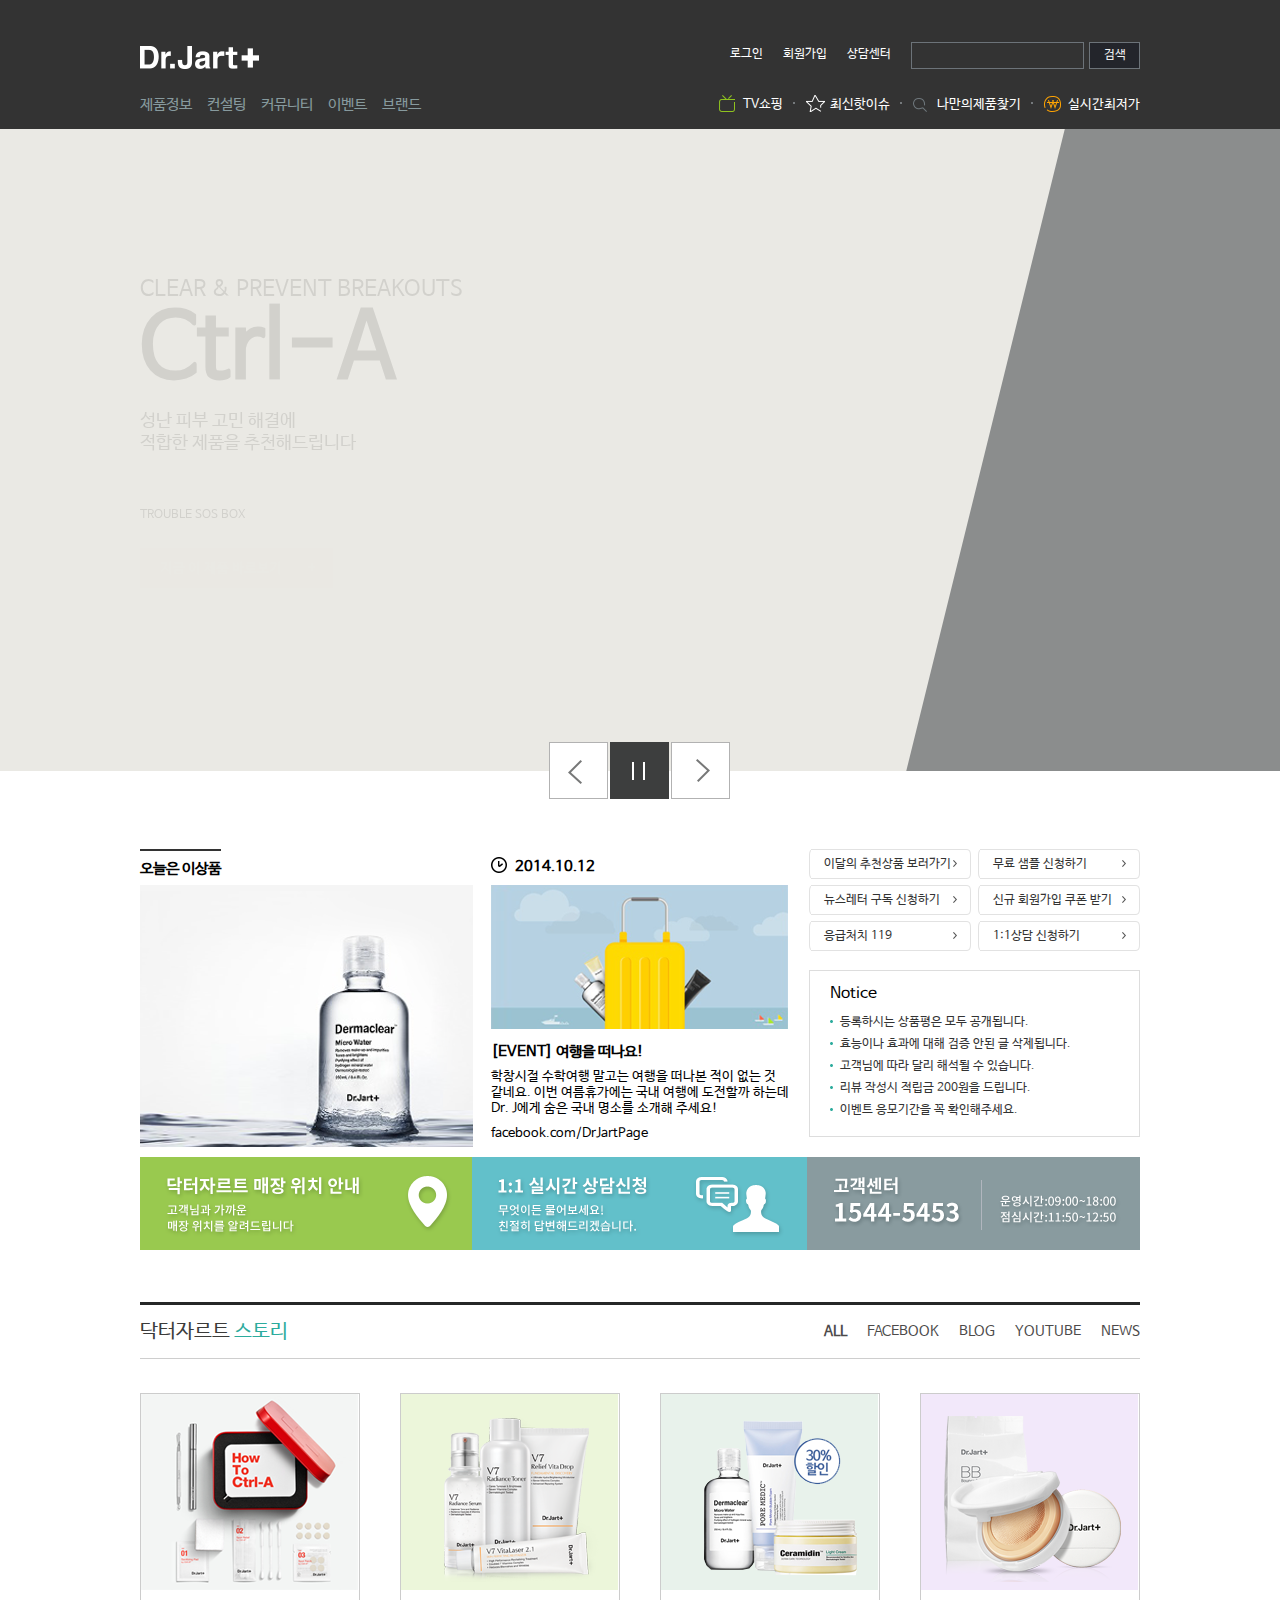
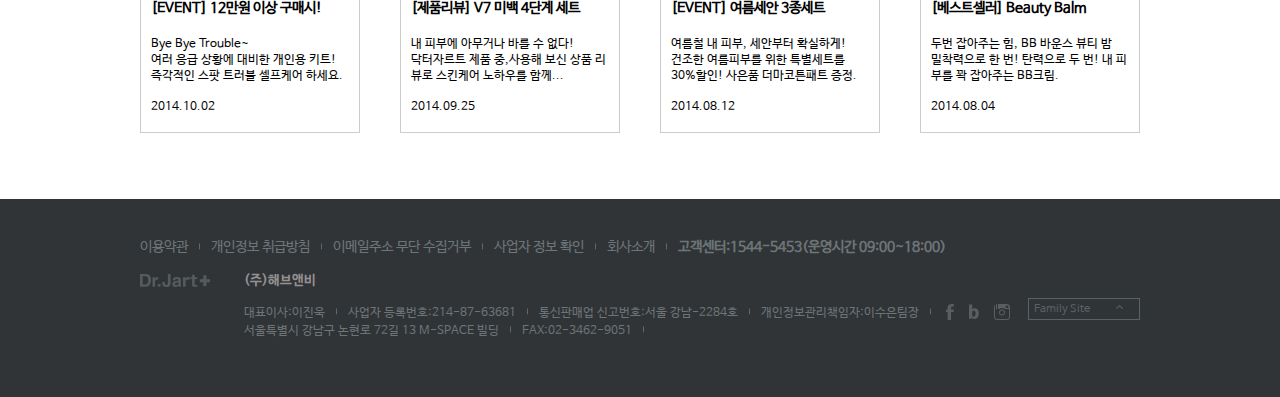
<file: index.html>
<!DOCTYPE html PUBLIC "-//W3C//DTD XHTML 1.0 Transitional//EN" "http://www.w3.org/TR/xhtml1/DTD/xhtml1-transitional.dtd">
<html xmlns="http://www.w3.org/1999/xhtml">
<head>
<meta http-equiv="Content-Type" content="text/html; charset=utf-8" />
<title>닥터자르트</title>
<link href="css/reset.css" rel="stylesheet" type="text/css" />
<link href="css/layout.css" rel="stylesheet" type="text/css" />
<script type="text/javascript" src="js/jquery-1.9.1.min.js"></script>
<script type="text/javascript" src="js/jquery.slides.js"></script>
<script type="text/javascript" src="js/script.js"></script>
</head>

<body>

<div class="header"><!--header-->
	<div class="inner_header">
		<h1><a href="#"><img src="images/common/header/logo.png"alt="로고" /></a></h1>
               
<ul class="toplink">         
   		    	<li><a href="#">로그인</a></li>
          	  	<li><a href="#">회원가입</a></li>
            	<li><a href="#">상담센터</a></li>
           	  	<li class="search"><input type="text" name="" /><a href="#">검색</a></li>
            </ul>
        
   		  <ul class="topmenu">          	
        		<li class="menu01"><!-- menu01 start -->
                	<a href="sub01.html">제품정보</a>
                    <div class="sub">
                    	<div class="inner_sub">
                        	<div class="box01">
                            	<div class="title_box">
                            		<div class="txt01">제품정보</div>
                              		<div class="txt02">자극적이지 않은<br />닥터자르트의 제품을<br />만나보세요</div>
                           		</div>
                            </div>
                            <div class="box02">
                            	<ul class="product">
                            		<li><a href="#"><img src="images/common/header/product01.png"alt="제품1" /><span>컨트롤에이</span></a></li>
                            		<li><a href="#"><img src="images/common/header/product02.png"alt="제품2" /><span>세라마이딘</span></a></li>
                            		<li><a href="#"><img src="images/common/header/product03.png"alt="제품3" /><span>셀웨이크</span></a></li>
                          			<li><a href="#"><img src="images/common/header/product04.png"alt="제품4" /><span>V7</span></a></li>
                           			<li><a href="#"><img src="images/common/header/product05.png"alt="제품5" /><span>포어메딕</span></a></li>
                           		</ul>
                            
                          </div>
                          <div class="box03">
                          	<ul class="bullet_list">
                            	<li><a href="#"><strong>New Arrivals</strong>신제품</a></li>
                            	<li><a href="#"><strong>by Solution</strong>피부 타입별</a></li>
                            	<li><a href="#"><strong>by Item</strong>제품 아이템별</a></li>
                            	<li><a href="#"><strong>by Lines</strong>제품 라인별</a></li>
                            	<li><a href="#"><strong>Best Seller</strong>베스트셀러</a></li>
                            </ul>
                          </div>
                        </div>
                    </div>
                </li><!-- menu01 end -->
                
                
          	  	<li class="menu02"><!-- menu02 start -->
                	<a href="sub02.html">컨설팅</a>
                    <div class="sub">
                    	<div class="inner_sub">
                        	<div class="box01">
                       	  	<a href="#">나만의 제품 찾기</a> 
                          	<p><a href="#"><img src="images/common/header/consulting_again.png" alt="제품다시찾기" /></a></p>
                            </div>
                            
                            <div class="box02"><!-- box02 start -->
                            	<div class="b_01"><a href="#">제품군</a>
                                <ul>	
                                	<li>스킨케어</li>
                                    <li>메이크업</li>
                                    <li>모공케어</li>
                                    <li>바디케어</li>
                                  	<li>보습케어</li> 
                                </ul>                                   
                                </div>
							  	<div class="b_02"><a href="#">피부타입</a>
								<ul>	
                                    <li>트러블피부</li>
                                    <li>건성피부</li>
                                    <li>민감성피부</li>
                                    <li>지성피부</li>
                                    <li>안티에이징</li> 
                                    <li>화이트닝</li> 
                                </ul> 
                           		</div>
                                <div class="b_03"><a href="#">라인별</a>
								<ul>	
                                    <li>컨트롤에이</li>
                                    <li>세라마이딘</li>
                                    <li>V7</li>
                                    <li>셀웨이크</li>
                                    <li>포어메딕</li> 
									<li>모이스트</li> 
                                    <li>포맨</li> 
                                    <li>아쿠아</li> 
                                </ul>                                 
                                </div>
                                <div class="b_04"><a href="#">제품유형별</a>
								<ul>	
                                    <li>토너</li>
                                    <li>에멀전</li>
                                    <li>클렌징</li>
                                    <li>선크림</li>
                                    <li>메이크업</li> 
									<li>BB크림</li> 
                                    <li>수분크림</li> 
                                    <li>마스크팩</li>
                                    <li>스크럽/필링</li> 
                                    <li>립/아이</li> 
                                </ul>                           
                                </div>
                       	  </div><!-- box02 end -->
                                
					<div class="box03">
						총 <span>39개</span>의 제품을 찾았습니다
                    </div>
                            
                    <div class="box04"><!-- box04 start -->
                        <div><a href="#"><img src="images/common/header/consulting_01.png" alt="제품1" /></a></div>
                        <div><a href="#"><img src="images/common/header/consulting_02.png" alt="제품2" /></a></div>
                        <div><a href="#"><img src="images/common/header/consulting_03.png" alt="제품3" /></a></div>
                        <div><a href="#"><img src="images/common/header/consulting_04.png" alt="제품4" /></a></div>
                        <div class="end"><a href="#"><img src="images/common/header/consulting_05.png" alt="제품5" /></a></div>
					</div><!-- box04 end -->
                    
					<div class="box05"><!-- box05 start -->
                        	<a href="#"><img src="images/common/header/consulting_pre.png" alt="이전" /></a>
                        <a href="#"><img src="images/common/header/consulting_btn_01.png" alt="1페이지" /></a>
                        <a href="#"><img src="images/common/header/consulting_btn_02.png" alt="2페이지" /></a>
                        <a href="#"><img src="images/common/header/consulting_btn_03.png" alt="3페이지" /></a>
                        <a href="#"><img src="images/common/header/consulting_btn_04.png" alt="4페이지" /></a>
                        <a href="#"><img src="images/common/header/consulting_btn_05.png" alt="5페이지" /></a>
                        <a href="#"><img src="images/common/header/consulting_next.png" alt="다음" /></a>
                        </div><!-- box05 end -->
					</div><!-- inner_sub end -->
				</div><!-- sub end -->
                </li><!-- menu02 end -->
                
                
            	<li class="menu03"><!-- menu03 start -->
                	<a href="#">커뮤니티</a>
                    <div class="sub">
                    	<div class="inner_sub">
                        	<div class="box01">
								<div class="title_box">
                            		<div class="txt01">커뮤니티</div>
                              		<div class="txt02">최신 뉴스와 사용해보신<br />
                                    상품에 대한 피부 관리 노하우를<br />함께 나누어 보세요.</div>
                           		</div>
                            </div>
                            <div class="box02">
                                <ul>
                                    <li class="title"><p>닥터자르트 소식</p><a href="#">+ 더보기</a></li>
                                    <li><a href="#">[DR. NOTE] 새로운 얼굴로 세라마이딘이 찾아...</a></li>
                                    <li><a href="#">[DR. NOTE] 포어메딕 더마 앳 홈 필링키트</a></li>
                                    <li><a href="#">[EVENT] 퍼스트세럼 세라마이딘 리퀴드가 만나...</a></li>
                                    <li><a href="#">[DR.JART FRIDAY] 워터파크</a></li>
                                </ul>                            
                            </div>
                            <div class="box03">
                                <ul>
                                    <li class="title"><p>제품 리뷰</p><a href="#">+ 더보기</a></li>
                                    <li><a href="#">[포토리뷰] 과다 피지를 케어하는 더마 모공 마스크</a></li>
                                    <li><a href="#">[포토리뷰] 더마클리어 마이크로 클렌징 워터</a></li>
                                    <li><a href="#">[일반리뷰] 셀웨이크 포어 디미니셔 샘플 신청!</a></li>
                                    <li><a href="#">[일반리뷰] 컨트롤에이 스피디 클리어 세럼</a></li>
                                </ul>                            
                            </div>
                            <div class="box04">box04</div>                           
                        </div>
                    </div>
                </li><!-- menu03 end -->
                
                
            	<li class="menu04"><!-- menu04 start -->
                	<a href="#">이벤트</a>
                    <div class="sub">
                    	<div class="inner_sub">
                        	<div class="box01">
                            	<div class="title_box">
                            		<div class="txt01">이벤트</div>
                              		<div class="txt02">쇼핑에 필요한 이벤트<br />정보와 뉴스를 신속하게<br />전해드립니다.</div>
                           		</div>
							</div>
                            
                            <div class="box02">
                            	<ul>
                                    <li class="title"><a href="#">현재 진행중인 이벤트<span>+ 당첨자 보러 가기</span></a></li>
                                    <p><img src="images/common/header/event01.png"alt="이벤트1" /></p>
                                    <p><img src="images/common/header/event02.png"alt="이벤트2" /></p>
                                    <p><img src="images/common/header/event03.png"alt="이벤트3" /></p>
                                    <p><img src="images/common/header/event04.png"alt="이벤트4" /></p>
                                    <p><img src="images/common/header/event05.png"alt="이벤트5" /></p>
                                    <p><img src="images/common/header/event06.png"alt="이벤트6" /></p>   
                                </ul>                         
							</div>
                            <div class="box03">
								<ul>
                                    <li class="title"><a href="#">신규가입 이벤트</a></li>
                                    <p><img src="images/common/header/event07.png"alt="이벤트7" /></p>
                                    <p><img src="images/common/header/event08.png"alt="이벤트8" /></p>                                    
                                </ul>                                                     
							</div><!-- box03 end -->
                        </div>
                    </div>
                </li><!-- menu04 end -->
                
          	 	<li class="menu05"><!-- menu05 start -->
                	<a href="#">브랜드</a>
                    <div class="sub">
                    	<div class="inner_sub"></div>
                    </div>
                </li><!-- menu05 end -->    
       	 	</ul>    

 		 <ul class="right_link">
       	   <li class="link01"><a href="#">TV쇼핑</a></li>
            <li class="link02"><a href="#">최신핫이슈</a></li>
            <li class="link03"><a href="#">나만의제품찾기</a></li> 
            <li class="link04"><a href="#">실시간최저가</a></li> 
</ul>   
	</div>
</div><!--header end-->
    





    
<div class="visual"><!-- visual start -->
	<div id="slides">
		<div class="list01"><!-- list01 start -->
			<div class="inner_visual">
				<ul class="main_text">
					<li class="text01"><a href="#">CLEAR & PREVENT BREAKOUTS</a></li>
					<li class="text02"><a href="#">Ctrl-A</a></li>
					<li class="text03"><a href="#">성난 피부 고민 해결에<br />적합한 제품을 추천해드립니다</a></li>
					<li class="text04"><a href="#">TROUBLE SOS BOX</a></li> 
				</ul>
                                
				<div class="product"><img src="images/main/product_01.png"alt="제품1" /></div>
				<div class="go_bt"><img src="images/main/button_01.png"alt="바로가기1" /></div>
			</div><!-- inner_visual end -->
		</div><!-- list01 end -->
                        
		<div class="list02"><!-- list02 start -->
			<div class="inner_visual">
				<ul class="main_text">
					<li class="text01"><a href="#">LIMITED EDITION</a></li>
					<li class="text02"><a href="#">Ceramidin</a></li>
					<li class="text03"><a href="#">26시간 유지되는 수분증발차단제<br />
					초보습 세라마이딘 리미티드 출시!</a></li>
					<li class="text04"><a href="#">CERAMIDIN03-C</a></li> 
				</ul>
                                
				<div class="product"><img src="images/main/product_02.png"alt="제품2" /></div>
				<div class="go_bt"><img src="images/main/button_02.png"alt="바로가기2" /></div>
			</div><!-- inner_visual end -->
		</div><!-- list02 end -->                        
	</div><!-- slides end -->
    
    
						<script type="text/javascript">
						$(function() {
							$('#slides').slidesjs({
								play: {
								  active: true,
								  interval: 8000,
								  effect: "slide",
								  auto: true,
								  pauseOnHover: true,
								  restartDelay:8000
								},
								navigation: {
								  active: true,
								  effect: "slide"
								},
								pagination: {
								  active: true,
								  effect: "slide"
								},
								effect: {
								  fade: {
									speed: 1000
								  },
								  slide: {
									speed: 1200
								  }
								},
								callback: {
								  loaded: function(number) {
									starList();
								  },
								  start: function(number) {
									starList();
								  },
								  complete: function(number) {
								  }
								}
							});
						});
					</script>

</div><!-- visual end -->






<div class="contents"><!-- contents start -->
	<div class="contents01">
    	<div class="inner_box">
        	<div class="box01">
            	<div class="title"><p>오늘은 이상품</p></div>
                <div class="slide"><img src="images/main/contents01.png"alt="마이크로워터" /></div>
            </div>
            <div class="box02">
            	<div class="title">2014.10.12</div>
                <div class="thumb"><img src="images/main/contents02.png"alt="일러스트" /></div>
                <div class="txt01">[EVENT] 여행을 떠나요!</div>
                <div class="txt02">학창시절 수학여행 말고는 여행을 떠나본 적이 없는 것 같네요. 
                이번 여름휴가에는 국내 여행에 도전할까 하는데 Dr. J에게 숨은 국내 명소를 소개해 주세요!</div>
                <div class="txt03">facebook.com/DrJartPage</div>
            
            </div>
            <div class="box03">
            	<ul class="btn_list">
                	<li><a href="#">이달의 추천상품 보러가기</a></li>
                	<li><a href="#">무료 샘플 신청하기</a></li>
                	<li><a href="#">뉴스레터 구독 신청하기</a></li>
                	<li><a href="#">신규 회원가입 쿠폰 받기</a></li>
                	<li><a href="#">응급처치 119</a></li>
                	<li><a href="#">1:1상담 신청하기</a></li>
                </ul>
                <div class="board_box">
                    <div class="board_title">Notice</div>
                    <ul class="board_list">
                        <li><a href="#">등록하시는 상품평은 모두 공개됩니다.</a></li>
                        <li><a href="#">효능이나 효과에 대해 검증 안된 글 삭제됩니다.</a></li>
                        <li><a href="#">고객님에 따라 달리 해석될 수 있습니다.</a></li>
                        <li><a href="#">리뷰 작성시 적립금 200원을 드립니다.</a></li>
                        <li><a href="#">이벤트 응모기간을 꼭 확인해주세요.</a></li>
                    </ul>
                </div>
                
            </div>
        </div>
    </div><!-- contents01 end -->
    
    <div class="contents02">
    	<div class="inner_box">
        	<div class="box01"><a href="#"><img src="images/main/banner01.png"alt="배너1" /></a></div>
            <div class="box02"><a href="#"><img src="images/main/banner02.png"alt="배너2" /></a></div>
            <div class="box03"><a href="#"><img src="images/main/banner03.png"alt="배너3" /></a></div>
        </div>
    </div><!-- contents02 end -->
    
    <div class="contents03">
        	<div class="inner_box">닥터자르트 <span>스토리</span></div>
            <ul>
                <li class="first"><a href="#">ALL</a></li>
                <li><a href="#">FACEBOOK</a></li>
                <li><a href="#">BLOG</a></li>
                <li><a href="#">YOUTUBE</a></li>
                <li><a href="#">NEWS</a></li>
            </ul>    
    </div><!-- contents03 end -->
        
    <div class="contents04">
    	<div class="inner_box">
        	<div class="box01">
            	<div class="thumb"><img src="images/main/dr_story01.png"alt="제품1" /></div>
            	<div class="title">[EVENT] 12만원 이상 구매시!</div>                
                <div class="txt01">Bye Bye Trouble~<br />여러 응급 상황에 대비한 개인용 키트!
                즉각적인 스팟 트러블 셀프케어 하세요.</div>
                <div class="txt02">2014.10.02</div>                
            </div>
            <div class="box02">
            	<div class="thumb"><img src="images/main/dr_story02.png"alt="제품2" /></div>
            	<div class="title">[제품리뷰] V7 미백 4단계 세트</div>                
                <div class="txt01">내 피부에 아무거나 바를 수 없다!<br />
                닥터자르트 제품 중,사용해 보신 상품 리뷰로 스킨케어 노하우를 함께...</div>
                <div class="txt02">2014.09.25</div>          
            </div>
            <div class="box03">
            	<div class="thumb"><img src="images/main/dr_story03.png"alt="제품3" /></div>
            	<div class="title">[EVENT] 여름세안 3종세트</div>                
                <div class="txt01">여름철 내 피부, 세안부터 확실하게!<br />
                건조한 여름피부를 위한 특별세트를 30%할인! 사은품 더마코튼패트 증정.</div>
                <div class="txt02">2014.08.12</div>          
            </div>
            <div class="box04">
            	<div class="thumb"><img src="images/main/dr_story04.png"alt="제품4" /></div>
            	<div class="title">[베스트셀러] Beauty Balm</div>                
                <div class="txt01">두번 잡아주는 힘, BB 바운스 뷰티 밤<br />
                밀착력으로 한 번! 탄력으로 두 번! 내 피부를 꽉 잡아주는 BB크림.</div>
                <div class="txt02">2014.08.04</div>          
            </div>
        </div>
	</div><!-- contents04 end -->
</div><!-- contents end -->









<div class="footer"><!-- footer start -->
	<div class="inner_footer">
        <ul class="footer_link">
            <li><a href="#">이용약관</a></li>
            <li><a href="#">개인정보 취급방침</a></li>
            <li><a href="#">이메일주소 무단 수집거부</a></li>
            <li><a href="#">사업자 정보 확인</a></li>
            <li><a href="#">회사소개</a></li>
            <li class="end"><a href="#">고객센터:1544-5453(운영시간 09:00~18:00)</a></li>
        </ul>
        <div class="footer_bottom">
            <h2><img src="images/common/footer/footer_logo.png"alt="로고" /></h2> 
             
			<div class="com_txt">(주)해브앤비</div>
            <ul class="footer_list">
                <li>대표이사:이진욱</li>
                <li>사업자 등록번호:214-87-63681</li>
                <li>통신판매업 신고번호:서울 강남-2284호</li>
                <li>개인정보관리책임자:이수은팀장</li>
                <li>서울특별시 강남구 논현로 72길 13 M-SPACE 빌딩</li>
                <li>FAX:02-3462-9051</li>
            </ul> 
            <ul class="sns">
                <li><img src="images/common/footer/facebook.png"alt="facebook" /></li>
                <li><img src="images/common/footer/blog.png"alt="blog" /></li>
                <li><img src="images/common/footer/instargram.png"alt="instargram" /></li>
        	</ul>
            
            <div class="familysite">            	
            	<ul class="list">
                	<li><a href="#">DTRT</a></li>
                    <li><a href="#">Golbal Dr.Jart+</a></li>
                    <li><a href="#">VISIT OUR US SITE</a></li>                   
                </ul>
					<a href="#">Family Site</a>
            </div>
        </div>
  	</div>	
</div><!-- footer end -->




</body>
</html>
</file>
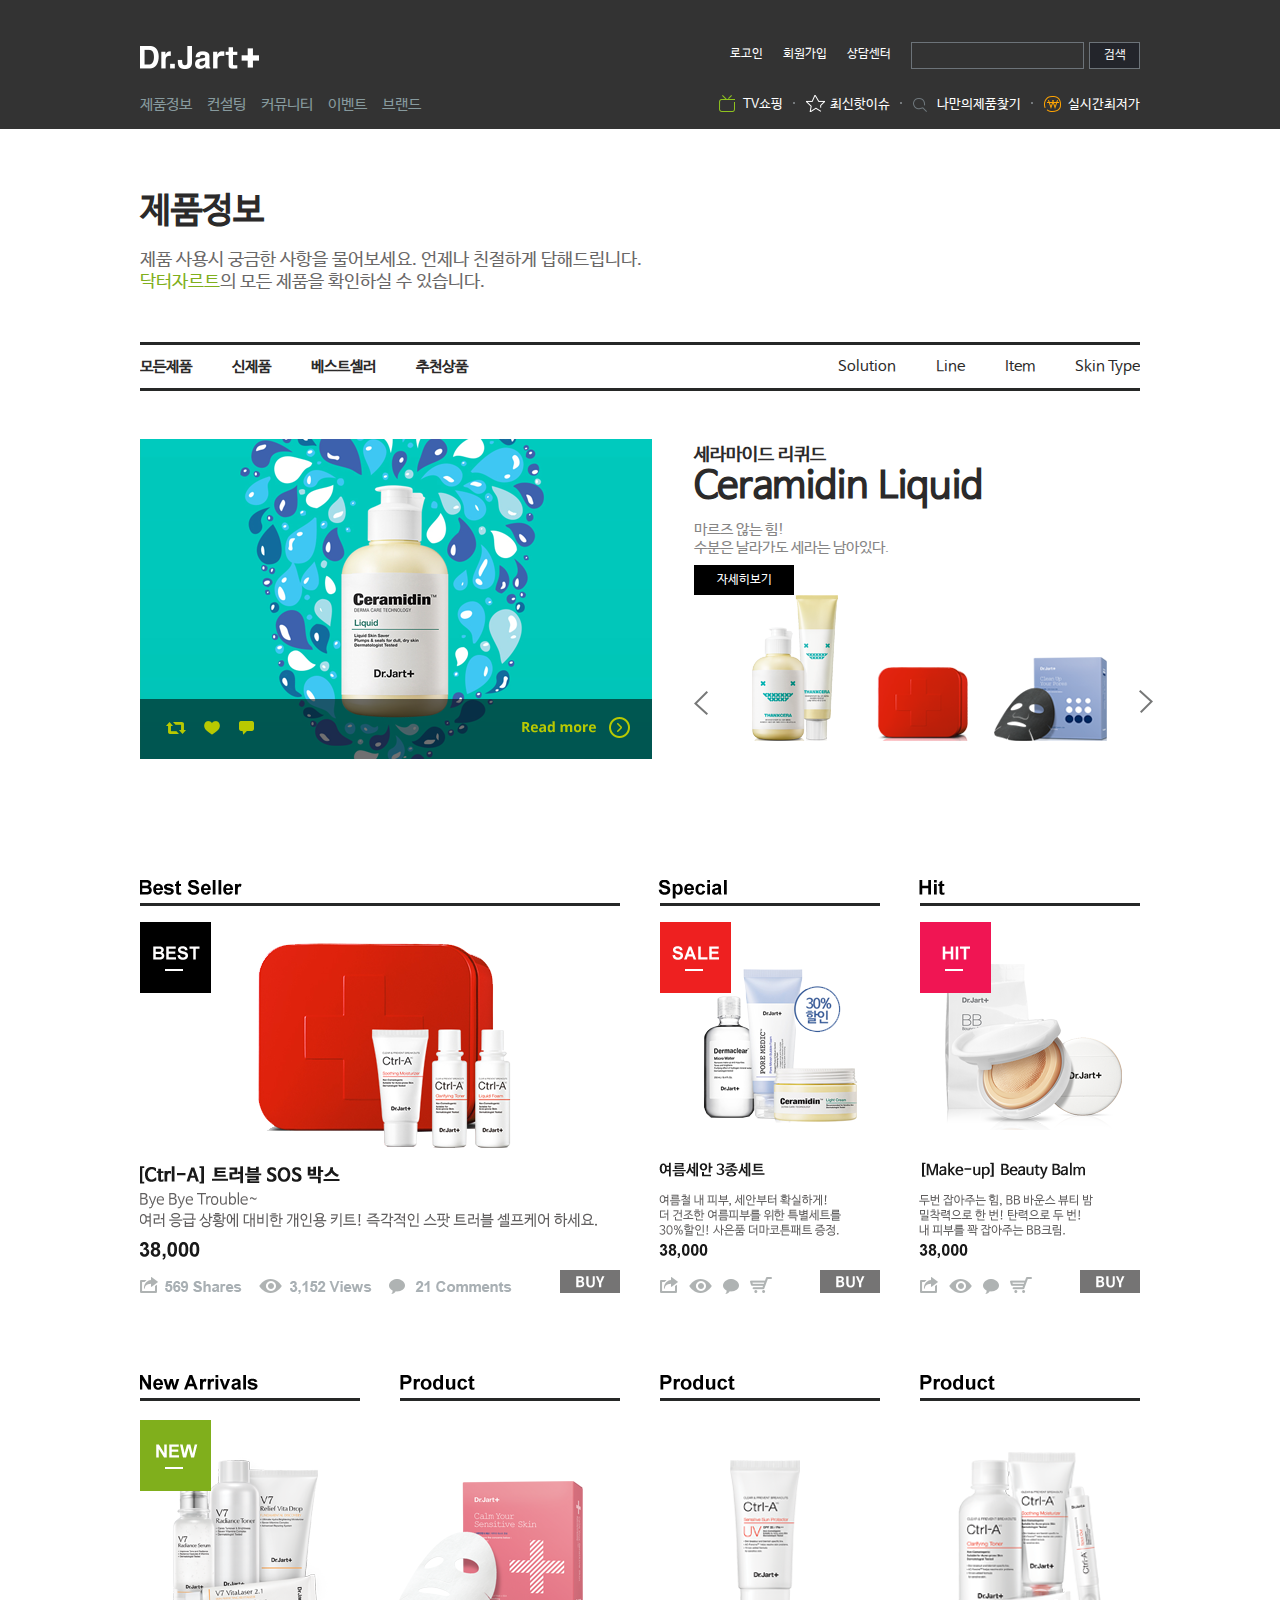
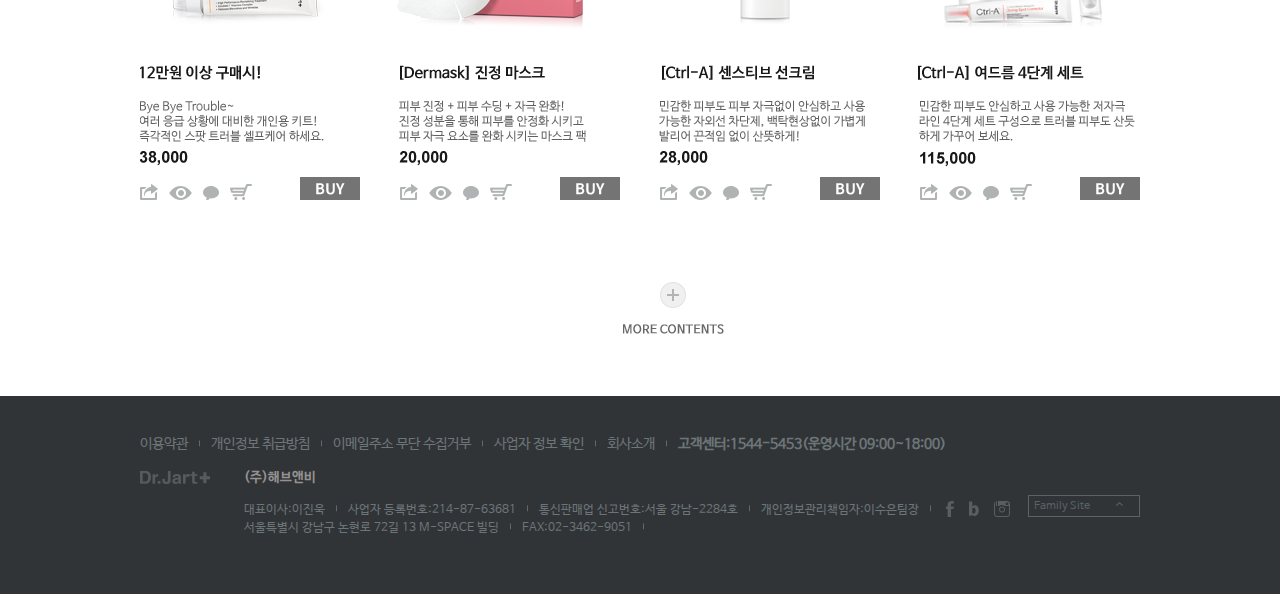
<file: sub01.html>
<!DOCTYPE html PUBLIC "-//W3C//DTD XHTML 1.0 Transitional//EN" "http://www.w3.org/TR/xhtml1/DTD/xhtml1-transitional.dtd">
<html xmlns="http://www.w3.org/1999/xhtml">
<head>
<meta http-equiv="Content-Type" content="text/html; charset=utf-8" />
<title>닥터자르트</title>
<link href="css/reset.css" rel="stylesheet" type="text/css" />
<link href="css/layout.css" rel="stylesheet" type="text/css" />
</head>

<body>

<div class="header"><!--header-->
	<div class="inner_header">
		<h1><a href="layout.html"><img src="images/common/header/logo.png"alt="로고" /></a></h1>
               
<ul class="toplink">         
   		    	<li><a href="#">로고인</a></li>
          	  	<li><a href="#">회원가입</a></li>
            	<li><a href="#">상담센터</a></li>
           	  	<li class="search"><input type="text" name="" /><a href="#">검색</a></li>
            </ul>
        
   		  <ul class="topmenu">          	
        		<li class="menu01"><!-- menu01 start -->
                	<a href="#">제품정보</a>
                    <div class="sub">
                    	<div class="inner_sub">
                        	<div class="box01">
                            	<div class="title_box">
                            		<div class="txt01">제품정보</div>
                              		<div class="txt02">자극적이지 않은<br />닥터자르트의 제품을<br />만나보세요</div>
                           		</div>
                            </div>
                            <div class="box02">
                            	<ul class="product">
                            		<li><a href="#"><img src="images/common/header/product01.png"alt="제품1" /><span>컨트롤에이</span></a></li>
                            		<li><a href="#"><img src="images/common/header/product02.png"alt="제품2" /><span>세라마이딘</span></a></li>
                            		<li><a href="#"><img src="images/common/header/product03.png"alt="제품3" /><span>셀웨이크</span></a></li>
                          			<li><a href="#"><img src="images/common/header/product04.png"alt="제품4" /><span>V7</span></a></li>
                           			<li><a href="#"><img src="images/common/header/product05.png"alt="제품5" /><span>포어메딕</span></a></li>
                           		</ul>
                            
                          </div>
                          <div class="box03">
                          	<ul class="bullet_list">
                            	<li><a href="#"><strong>New Arrivals</strong>신제품</a></li>
                            	<li><a href="#"><strong>by Solution</strong>피부 타입별</a></li>
                            	<li><a href="#"><strong>by Item</strong>제품 아이템별</a></li>
                            	<li><a href="#"><strong>by Lines</strong>제품 라인별</a></li>
                            	<li><a href="#"><strong>Best Seller</strong>베스트셀러</a></li>
                            </ul>
                          </div>
                        </div>
                    </div>
                </li><!-- menu01 end -->
                
                
          	  	<li class="menu02"><!-- menu02 start -->
                	<a href="#">컨설팅</a>
                    <div class="sub">
                    	<div class="inner_sub">
                        	<div class="box01">
                       	  	<a href="#">나만의 제품 찾기</a> 
                          	<p><a href="#"><img src="images/common/header/consulting_again.png" alt="제품다시찾기" /></a></p>
                            </div>
                            
                            <div class="box02"><!-- box02 start -->
                            	<div class="b_01"><a href="#">제품군</a>
                                <ul>	
                                	<li>스킨케어</li>
                                    <li>메이크업</li>
                                    <li>모공케어</li>
                                    <li>바디케어</li>
                                  	<li>보습케어</li> 
                                </ul>                                   
                                </div>
							  	<div class="b_02"><a href="#">피부타입</a>
								<ul>	
                                    <li>트러블피부</li>
                                    <li>건성피부</li>
                                    <li>민감성피부</li>
                                    <li>지성피부</li>
                                    <li>안티에이징</li> 
                                    <li>화이트닝</li> 
                                </ul> 
                           		</div>
                                <div class="b_03"><a href="#">라인별</a>
								<ul>	
                                    <li>컨트롤에이</li>
                                    <li>세라마이딘</li>
                                    <li>V7</li>
                                    <li>셀웨이크</li>
                                    <li>포어메딕</li> 
									<li>모이스트</li> 
                                    <li>포맨</li> 
                                    <li>아쿠아</li> 
                                </ul>                                 
                                </div>
                                <div class="b_04"><a href="#">제품유형별</a>
								<ul>	
                                    <li>토너</li>
                                    <li>에멀전</li>
                                    <li>클렌징</li>
                                    <li>선크림</li>
                                    <li>메이크업</li> 
									<li>BB크림</li> 
                                    <li>수분크림</li> 
                                    <li>마스크팩</li>
                                    <li>스크럽/필링</li> 
                                    <li>립/아이</li> 
                                </ul>                           
                                </div>
                       	  </div><!-- box02 end -->
                                
					<div class="box03">
						총 <span>39개</span>의 제품을 찾았습니다
                    </div>
                            
                    <div class="box04"><!-- box04 start -->
                        <div><a href="#"><img src="images/common/header/consulting_01.png" alt="제품1" /></a></div>
                        <div><a href="#"><img src="images/common/header/consulting_02.png" alt="제품2" /></a></div>
                        <div><a href="#"><img src="images/common/header/consulting_03.png" alt="제품3" /></a></div>
                        <div><a href="#"><img src="images/common/header/consulting_04.png" alt="제품4" /></a></div>
                        <div class="end"><a href="#"><img src="images/common/header/consulting_05.png" alt="제품5" /></a></div>
					</div><!-- box04 end -->
                    
					<div class="box05"><!-- box05 start -->
                        	<a href="#"><img src="images/common/header/consulting_pre.png" alt="이전" /></a>
                        <a href="#"><img src="images/common/header/consulting_btn_01.png" alt="1페이지" /></a>
                        <a href="#"><img src="images/common/header/consulting_btn_02.png" alt="2페이지" /></a>
                        <a href="#"><img src="images/common/header/consulting_btn_03.png" alt="3페이지" /></a>
                        <a href="#"><img src="images/common/header/consulting_btn_04.png" alt="4페이지" /></a>
                        <a href="#"><img src="images/common/header/consulting_btn_05.png" alt="5페이지" /></a>
                        <a href="#"><img src="images/common/header/consulting_next.png" alt="다음" /></a>
                        </div><!-- box05 end -->
					</div><!-- inner_sub end -->
				</div><!-- sub end -->
                </li><!-- menu02 end -->
                
                
            	<li class="menu03"><!-- menu03 start -->
                	<a href="#">커뮤니티</a>
                    <div class="sub">
                    	<div class="inner_sub">
                        	<div class="box01">
								<div class="title_box">
                            		<div class="txt01">커뮤니티</div>
                              		<div class="txt02">최신 뉴스와 사용해보신<br />
                                    상품에 대한 피부 관리 노하우를<br />함께 나누어 보세요.</div>
                           		</div>
                            </div>
                            <div class="box02">
                                <ul>
                                    <li class="title"><p>닥터자르트 소식</p><a href="#">+ 더보기</a></li>
                                    <li><a href="#">[DR. NOTE] 새로운 얼굴로 세라마이딘이 찾아...</a></li>
                                    <li><a href="#">[DR. NOTE] 포어메딕 더마 앳 홈 필링키트</a></li>
                                    <li><a href="#">[EVENT] 퍼스트 세럼 세라 마이딘 리퀴드가 만나...</a></li>
                                    <li><a href="#">[DR.JART FRIDAY] 워터파크</a></li>
                                </ul>                            
                            </div>
                            <div class="box03">
                                <ul>
                                    <li class="title"><p>제품 리뷰</p><a href="#">+ 더보기</a></li>
                                    <li><a href="#">[포토리뷰] 과다 피지를 케어하는 더마 모공 마스크</a></li>
                                    <li><a href="#">[포토리뷰] 더마클리어 마이크로 클렌징 워터</a></li>
                                    <li><a href="#">[일반리뷰] 셀웨이크 포어 디미니셔 샘플 신청!</a></li>
                                    <li><a href="#">[일반리뷰] 컨트롤에이 스피디 클리어 세럼</a></li>
                                </ul>                            
                            </div>
                            <div class="box04">box04</div>                           
                        </div>
                    </div>
                </li><!-- menu03 end -->
                
                
            	<li class="menu04"><!-- menu04 start -->
                	<a href="#">이벤트</a>
                    <div class="sub">
                    	<div class="inner_sub">
                        	<div class="box01">
                            	<div class="title_box">
                            		<div class="txt01">이벤트</div>
                              		<div class="txt02">쇼핑에 필요한 이벤트<br />정보와 뉴스를 신속하게<br />전해드립니다.</div>
                           		</div>
							</div>
                            
                            <div class="box02">
                            	<ul>
                                    <li class="title"><a href="#">현재 진행중인 이벤트<span>+ 당첨자 보러 가기</span></a></li>
                                    <p><img src="images/common/header/event01.png"alt="이벤트1" /></p>
                                    <p><img src="images/common/header/event02.png"alt="이벤트2" /></p>
                                    <p><img src="images/common/header/event03.png"alt="이벤트3" /></p>
                                    <p><img src="images/common/header/event04.png"alt="이벤트4" /></p>
                                    <p><img src="images/common/header/event05.png"alt="이벤트5" /></p>
                                    <p><img src="images/common/header/event06.png"alt="이벤트6" /></p>   
                                </ul>                         
							</div>
                            <div class="box03">
								<ul>
                                    <li class="title"><a href="#">신규가입 이벤트</a></li>
                                    <p><img src="images/common/header/event07.png"alt="이벤트7" /></p>
                                    <p><img src="images/common/header/event08.png"alt="이벤트8" /></p>                                    
                                </ul>                                                     
							</div><!-- box03 end -->
                        </div>
                    </div>
                </li><!-- menu04 end -->
                
          	 	<li class="menu05"><!-- menu05 start -->
                	<a href="#">브랜드</a>
                    <div class="sub">
                    	<div class="inner_sub"></div>
                    </div>
                </li><!-- menu05 end -->    
       	 	</ul>    

 		 <ul class="right_link">
       	   <li class="link01"><a href="#">TV쇼핑</a></li>
            <li class="link02"><a href="#">최신핫이슈</a></li>
            <li class="link03"><a href="#">나만의제품찾기</a></li> 
            <li class="link04"><a href="#">실시간최저가</a></li> 
</ul>   
	</div>
</div><!--header end-->
    


<!-- sub start -->
<div class="wrap">
	<div class="contents01">
    	<div class="title_01">제품정보</div>
		<div class="title_02">제품 사용시 궁금한 사항을 물어보세요. 언제나 친절하게 답해드립니다.<br />
        	<span>닥터자르트</span>의 모든 제품을 확인하실 수 있습니다.</div>
    </div>
    <div class="contents02">
    	<div class="innerbox_01">
        	<div class="left_box">
            	<ul>
                	<li><a>모든제품</a></li>
                    <li><a>신제품</a></li>
                    <li><a>베스트셀러</a></li>
                    <li><a>추천상품</a></li>
                </ul>
            </div>
            <div class="right_box">
            	<ul>
                	<li><a>Skin Type</a></li>
                    <li><a>Item</a></li>
                    <li><a>Line</a></li>
                    <li><a>Solution</a></li>
                </ul>
            </div>
        </div> 
        <div class="innerbox_02"></div>
    <div class="innerbox_03">
       	  <div class="text_01">세라마이드 리퀴드<br /><span>Ceramidin Liquid</span><br /></div>
          <div class="text_02">마르즈 않는 힘!<br />수분은 날라가도 세라는 남아있다.</div>
          <div class="btn">자세히보기</div>
          <p><img src="images/sub/sub01/gallery_slide.png" alt="갤러리" /></p>          
        </div>
    </div>
    <div class="contents03">
    	<p><img src="images/sub/sub01/contents03.png"alt="제품구매" /></p>
    </div>
    <div class="contents04"></div>
</div>




















<div class="footer"><!-- footer start -->
	<div class="inner_footer">
        <ul class="footer_link">
            <li><a href="#">이용약관</a></li>
            <li><a href="#">개인정보 취급방침</a></li>
            <li><a href="#">이메일주소 무단 수집거부</a></li>
            <li><a href="#">사업자 정보 확인</a></li>
            <li><a href="#">회사소개</a></li>
            <li class="end"><a href="#">고객센터:1544-5453(운영시간 09:00~18:00)</a></li>
        </ul>
        <div class="footer_bottom">
            <h2><img src="images/common/footer/footer_logo.png"alt="로고" /></h2> 
             
			<div class="com_txt">(주)해브앤비</div>
            <ul class="footer_list">
                <li>대표이사:이진욱</li>
                <li>사업자 등록번호:214-87-63681</li>
                <li>통신판매업 신고번호:서울 강남-2284호</li>
                <li>개인정보관리책임자:이수은팀장</li>
                <li>서울특별시 강남구 논현로 72길 13 M-SPACE 빌딩</li>
                <li>FAX:02-3462-9051</li>
            </ul> 
            <ul class="sns">
                <li><img src="images/common/footer/facebook.png"alt="facebook" /></li>
                <li><img src="images/common/footer/blog.png"alt="blog" /></li>
                <li><img src="images/common/footer/instargram.png"alt="instargram" /></li>
        	</ul>
            
            <div class="familysite">            	
            	<ul class="list">
                	<li><a href="#">DTRT</a></li>
                    <li><a href="#">Golbal Dr.Jart+</a></li>
                    <li><a href="#">VISIT OUR US SITE</a></li>                   
                </ul>
					<a href="#">Family Site</a>
            </div>
        </div>
  	</div>	
</div><!-- footer end -->





</body>
</html>
</file>
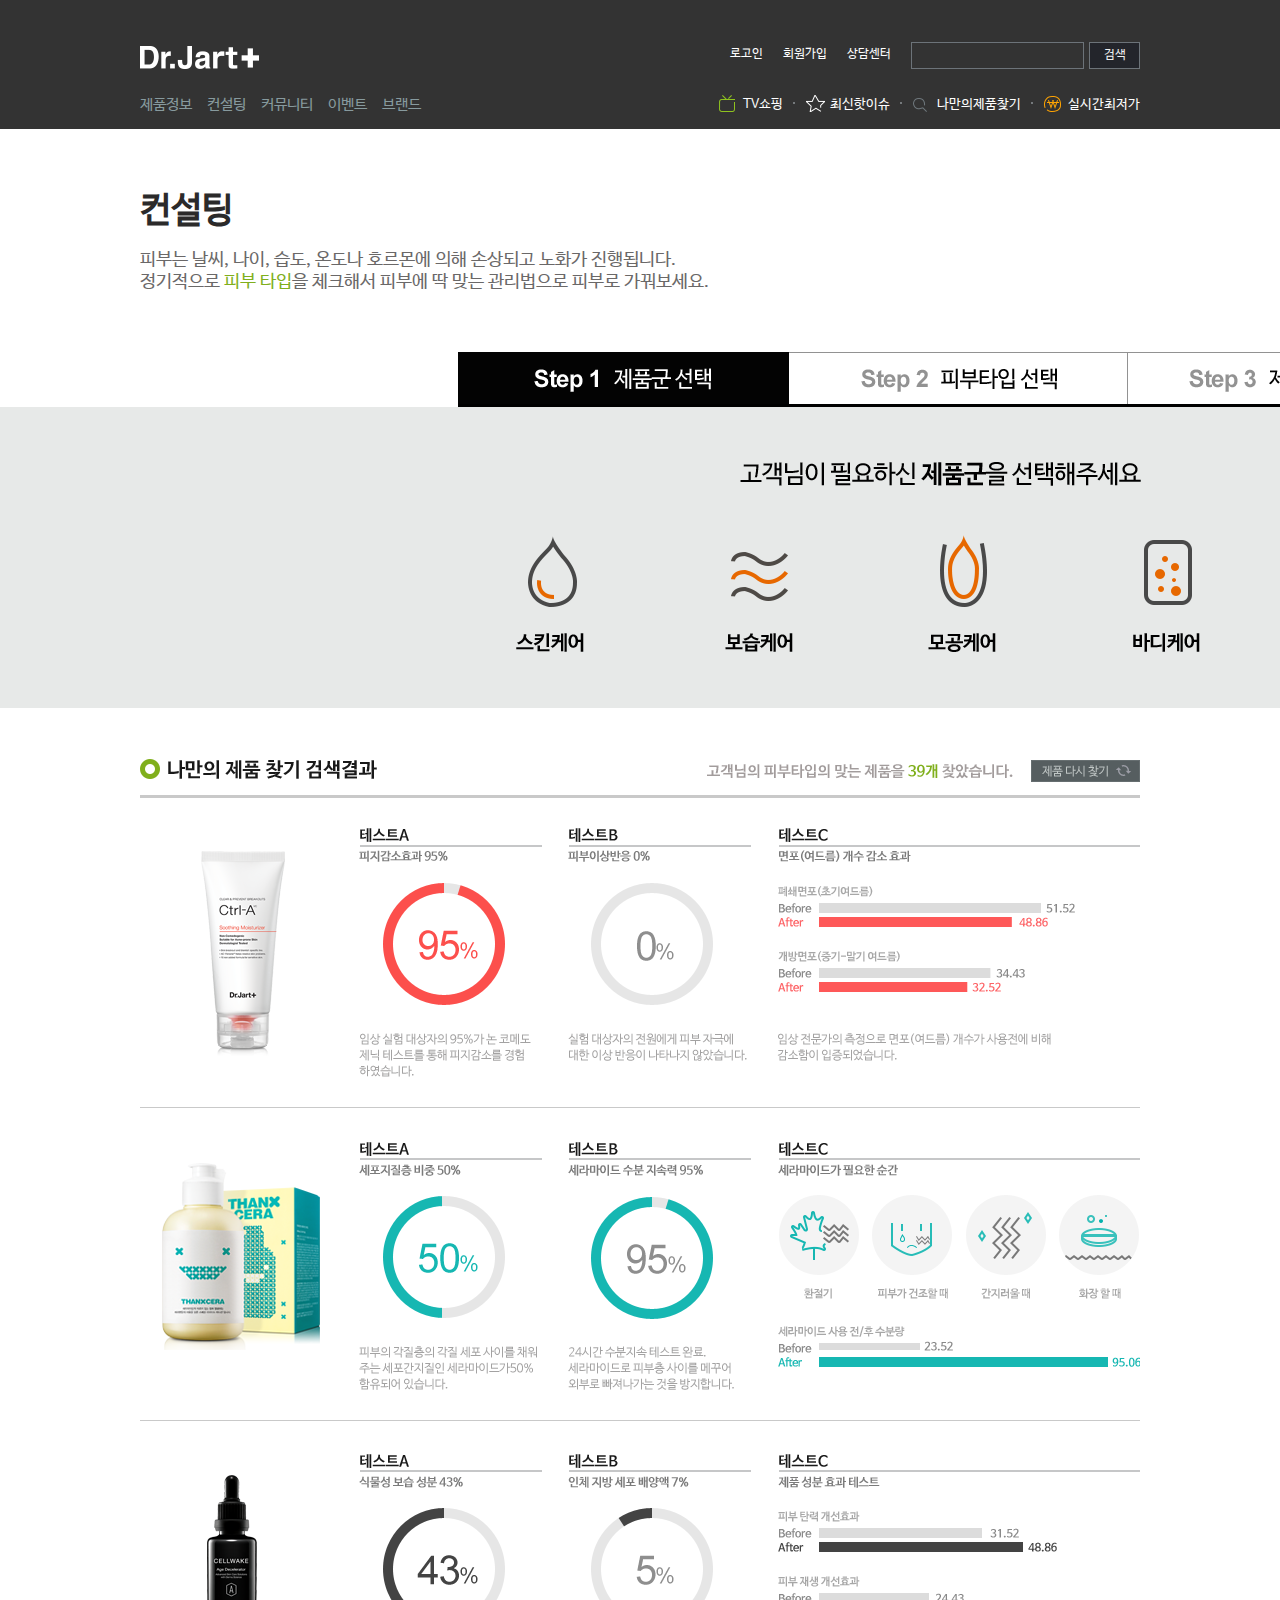
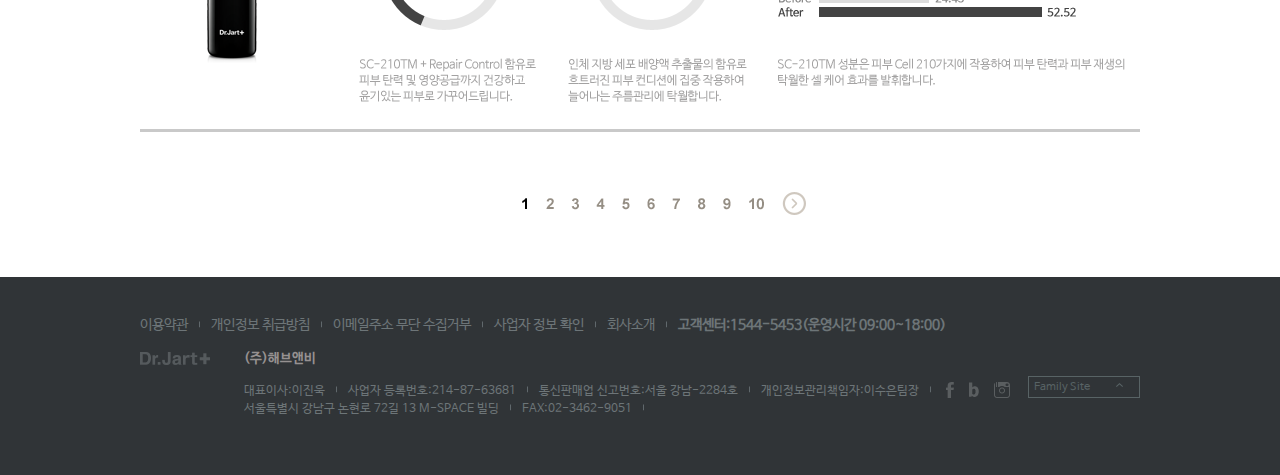
<file: sub02.html>
<!DOCTYPE html PUBLIC "-//W3C//DTD XHTML 1.0 Transitional//EN" "http://www.w3.org/TR/xhtml1/DTD/xhtml1-transitional.dtd">
<html xmlns="http://www.w3.org/1999/xhtml">
<head>
<meta http-equiv="Content-Type" content="text/html; charset=utf-8" />
<title>닥터자르트</title>
<link href="css/reset.css" rel="stylesheet" type="text/css" />
<link href="css/layout.css" rel="stylesheet" type="text/css" />
</head>

<body>

<div class="header"><!--header-->
	<div class="inner_header">
		<h1><a href="layout.html"><img src="images/common/header/logo.png"alt="로고" /></a></h1>
               
<ul class="toplink">         
   		    	<li><a href="#">로고인</a></li>
          	  	<li><a href="#">회원가입</a></li>
            	<li><a href="#">상담센터</a></li>
           	  	<li class="search"><input type="text" name="" /><a href="#">검색</a></li>
            </ul>
        
   		  <ul class="topmenu">          	
        		<li class="menu01"><!-- menu01 start -->
                	<a href="#">제품정보</a>
                    <div class="sub">
                    	<div class="inner_sub">
                        	<div class="box01">
                            	<div class="title_box">
                            		<div class="txt01">제품정보</div>
                              		<div class="txt02">자극적이지 않은<br />닥터자르트의 제품을<br />만나보세요</div>
                           		</div>
                            </div>
                            <div class="box02">
                            	<ul class="product">
                            		<li><a href="#"><img src="images/common/header/product01.png"alt="제품1" /><span>컨트롤에이</span></a></li>
                            		<li><a href="#"><img src="images/common/header/product02.png"alt="제품2" /><span>세라마이딘</span></a></li>
                            		<li><a href="#"><img src="images/common/header/product03.png"alt="제품3" /><span>셀웨이크</span></a></li>
                          			<li><a href="#"><img src="images/common/header/product04.png"alt="제품4" /><span>V7</span></a></li>
                           			<li><a href="#"><img src="images/common/header/product05.png"alt="제품5" /><span>포어메딕</span></a></li>
                           		</ul>
                            
                          </div>
                          <div class="box03">
                          	<ul class="bullet_list">
                            	<li><a href="#"><strong>New Arrivals</strong>신제품</a></li>
                            	<li><a href="#"><strong>by Solution</strong>피부 타입별</a></li>
                            	<li><a href="#"><strong>by Item</strong>제품 아이템별</a></li>
                            	<li><a href="#"><strong>by Lines</strong>제품 라인별</a></li>
                            	<li><a href="#"><strong>Best Seller</strong>베스트셀러</a></li>
                            </ul>
                          </div>
                        </div>
                    </div>
                </li><!-- menu01 end -->
                
                
          	  	<li class="menu02"><!-- menu02 start -->
                	<a href="#">컨설팅</a>
                    <div class="sub">
                    	<div class="inner_sub">
                        	<div class="box01">
                       	  	<a href="#">나만의 제품 찾기</a> 
                          	<p><a href="#"><img src="images/common/header/consulting_again.png" alt="제품다시찾기" /></a></p>
                            </div>
                            
                            <div class="box02"><!-- box02 start -->
                            	<div class="b_01"><a href="#">제품군</a>
                                <ul>	
                                	<li>스킨케어</li>
                                    <li>메이크업</li>
                                    <li>모공케어</li>
                                    <li>바디케어</li>
                                  	<li>보습케어</li> 
                                </ul>                                   
                                </div>
							  	<div class="b_02"><a href="#">피부타입</a>
								<ul>	
                                    <li>트러블피부</li>
                                    <li>건성피부</li>
                                    <li>민감성피부</li>
                                    <li>지성피부</li>
                                    <li>안티에이징</li> 
                                    <li>화이트닝</li> 
                                </ul> 
                           		</div>
                                <div class="b_03"><a href="#">라인별</a>
								<ul>	
                                    <li>컨트롤에이</li>
                                    <li>세라마이딘</li>
                                    <li>V7</li>
                                    <li>셀웨이크</li>
                                    <li>포어메딕</li> 
									<li>모이스트</li> 
                                    <li>포맨</li> 
                                    <li>아쿠아</li> 
                                </ul>                                 
                                </div>
                                <div class="b_04"><a href="#">제품유형별</a>
								<ul>	
                                    <li>토너</li>
                                    <li>에멀전</li>
                                    <li>클렌징</li>
                                    <li>선크림</li>
                                    <li>메이크업</li> 
									<li>BB크림</li> 
                                    <li>수분크림</li> 
                                    <li>마스크팩</li>
                                    <li>스크럽/필링</li> 
                                    <li>립/아이</li> 
                                </ul>                           
                                </div>
                       	  </div><!-- box02 end -->
                                
					<div class="box03">
						총 <span>39개</span>의 제품을 찾았습니다
                    </div>
                            
                    <div class="box04"><!-- box04 start -->
                        <div><a href="#"><img src="images/common/header/consulting_01.png" alt="제품1" /></a></div>
                        <div><a href="#"><img src="images/common/header/consulting_02.png" alt="제품2" /></a></div>
                        <div><a href="#"><img src="images/common/header/consulting_03.png" alt="제품3" /></a></div>
                        <div><a href="#"><img src="images/common/header/consulting_04.png" alt="제품4" /></a></div>
                        <div class="end"><a href="#"><img src="images/common/header/consulting_05.png" alt="제품5" /></a></div>
					</div><!-- box04 end -->
                    
					<div class="box05"><!-- box05 start -->
                        	<a href="#"><img src="images/common/header/consulting_pre.png" alt="이전" /></a>
                        <a href="#"><img src="images/common/header/consulting_btn_01.png" alt="1페이지" /></a>
                        <a href="#"><img src="images/common/header/consulting_btn_02.png" alt="2페이지" /></a>
                        <a href="#"><img src="images/common/header/consulting_btn_03.png" alt="3페이지" /></a>
                        <a href="#"><img src="images/common/header/consulting_btn_04.png" alt="4페이지" /></a>
                        <a href="#"><img src="images/common/header/consulting_btn_05.png" alt="5페이지" /></a>
                        <a href="#"><img src="images/common/header/consulting_next.png" alt="다음" /></a>
                        </div><!-- box05 end -->
					</div><!-- inner_sub end -->
				</div><!-- sub end -->
                </li><!-- menu02 end -->
                
                
            	<li class="menu03"><!-- menu03 start -->
                	<a href="#">커뮤니티</a>
                    <div class="sub">
                    	<div class="inner_sub">
                        	<div class="box01">
								<div class="title_box">
                            		<div class="txt01">커뮤니티</div>
                              		<div class="txt02">최신 뉴스와 사용해보신<br />
                                    상품에 대한 피부 관리 노하우를<br />함께 나누어 보세요.</div>
                           		</div>
                            </div>
                            <div class="box02">
                                <ul>
                                    <li class="title"><p>닥터자르트 소식</p><a href="#">+ 더보기</a></li>
                                    <li><a href="#">[DR. NOTE] 새로운 얼굴로 세라마이딘이 찾아...</a></li>
                                    <li><a href="#">[DR. NOTE] 포어메딕 더마 앳 홈 필링키트</a></li>
                                    <li><a href="#">[EVENT] 퍼스트 세럼 세라 마이딘 리퀴드가 만나...</a></li>
                                    <li><a href="#">[DR.JART FRIDAY] 워터파크</a></li>
                                </ul>                            
                            </div>
                            <div class="box03">
                                <ul>
                                    <li class="title"><p>제품 리뷰</p><a href="#">+ 더보기</a></li>
                                    <li><a href="#">[포토리뷰] 과다 피지를 케어하는 더마 모공 마스크</a></li>
                                    <li><a href="#">[포토리뷰] 더마클리어 마이크로 클렌징 워터</a></li>
                                    <li><a href="#">[일반리뷰] 셀웨이크 포어 디미니셔 샘플 신청!</a></li>
                                    <li><a href="#">[일반리뷰] 컨트롤에이 스피디 클리어 세럼</a></li>
                                </ul>                            
                            </div>
                            <div class="box04">box04</div>                           
                        </div>
                    </div>
                </li><!-- menu03 end -->
                
                
            	<li class="menu04"><!-- menu04 start -->
                	<a href="#">이벤트</a>
                    <div class="sub">
                    	<div class="inner_sub">
                        	<div class="box01">
                            	<div class="title_box">
                            		<div class="txt01">이벤트</div>
                              		<div class="txt02">쇼핑에 필요한 이벤트<br />정보와 뉴스를 신속하게<br />전해드립니다.</div>
                           		</div>
							</div>
                            
                            <div class="box02">
                            	<ul>
                                    <li class="title"><a href="#">현재 진행중인 이벤트<span>+ 당첨자 보러 가기</span></a></li>
                                    <p><img src="images/common/header/event01.png"alt="이벤트1" /></p>
                                    <p><img src="images/common/header/event02.png"alt="이벤트2" /></p>
                                    <p><img src="images/common/header/event03.png"alt="이벤트3" /></p>
                                    <p><img src="images/common/header/event04.png"alt="이벤트4" /></p>
                                    <p><img src="images/common/header/event05.png"alt="이벤트5" /></p>
                                    <p><img src="images/common/header/event06.png"alt="이벤트6" /></p>   
                                </ul>                         
							</div>
                            <div class="box03">
								<ul>
                                    <li class="title"><a href="#">신규가입 이벤트</a></li>
                                    <p><img src="images/common/header/event07.png"alt="이벤트7" /></p>
                                    <p><img src="images/common/header/event08.png"alt="이벤트8" /></p>                                    
                                </ul>                                                     
							</div><!-- box03 end -->
                        </div>
                    </div>
                </li><!-- menu04 end -->
                
          	 	<li class="menu05"><!-- menu05 start -->
                	<a href="#">브랜드</a>
                    <div class="sub">
                    	<div class="inner_sub"></div>
                    </div>
                </li><!-- menu05 end -->    
       	 	</ul>    

 		 <ul class="right_link">
       	   <li class="link01"><a href="#">TV쇼핑</a></li>
            <li class="link02"><a href="#">최신핫이슈</a></li>
            <li class="link03"><a href="#">나만의제품찾기</a></li> 
            <li class="link04"><a href="#">실시간최저가</a></li> 
</ul>   
	</div>
</div><!--header end-->
    


<!-- sub_02 start -->

<div class="wrap">
	<div class="consulting01">
    	<div class="title_01">컨설팅</div>
		<div class="title_02">피부는 날씨, 나이, 습도, 온도나 호르몬에 의해 손상되고 노화가 진행됩니다.<br />
		정기적으로 <span>피부 타입</span>을 체크해서 피부에 딱 맞는 관리법으로 피부로 가꿔보세요.</div>      
    </div> 
    
</div>


<div class="consulting02"></div>

<div class="wrap">
    <div class="consulting03"><img src="images/sub/sub02/search_result.png"alt="제품결과" /></div>
</div>











<div class="footer"><!-- footer start -->
	<div class="inner_footer">
        <ul class="footer_link">
            <li><a href="#">이용약관</a></li>
            <li><a href="#">개인정보 취급방침</a></li>
            <li><a href="#">이메일주소 무단 수집거부</a></li>
            <li><a href="#">사업자 정보 확인</a></li>
            <li><a href="#">회사소개</a></li>
            <li class="end"><a href="#">고객센터:1544-5453(운영시간 09:00~18:00)</a></li>
        </ul>
        <div class="footer_bottom">
            <h2><img src="images/common/footer/footer_logo.png"alt="로고" /></h2> 
             
			<div class="com_txt">(주)해브앤비</div>
            <ul class="footer_list">
                <li>대표이사:이진욱</li>
                <li>사업자 등록번호:214-87-63681</li>
                <li>통신판매업 신고번호:서울 강남-2284호</li>
                <li>개인정보관리책임자:이수은팀장</li>
                <li>서울특별시 강남구 논현로 72길 13 M-SPACE 빌딩</li>
                <li>FAX:02-3462-9051</li>
            </ul> 
            <ul class="sns">
                <li><img src="images/common/footer/facebook.png"alt="facebook" /></li>
                <li><img src="images/common/footer/blog.png"alt="blog" /></li>
                <li><img src="images/common/footer/instargram.png"alt="instargram" /></li>
        	</ul>
            
            <div class="familysite">            	
            	<ul class="list">
                	<li><a href="#">DTRT</a></li>
                    <li><a href="#">Golbal Dr.Jart+</a></li>
                    <li><a href="#">VISIT OUR US SITE</a></li>                   
                </ul>
					<a href="#">Family Site</a>
            </div>
        </div>
  	</div>	
</div><!-- footer end -->





</body>
</html>
</file>
<file: css/layout.css>
@charset "utf-8";
/* CSS Document */

@font-face {
	font-family: 'NanumBarunGothic';
	font-style: normal;
	font-weight: normal;
	src: url('../font/NanumBarunGothic.eot');
	src: url('../font/NanumBarunGothic.eot?#iefix') format('embedded-opentype'), 
	url('../font/NanumBarunGothic.woff') format('woff'), 
	url('../font/NanumBarunGothic.ttf') format('truetype');
}




/*바디는 태그이기 때문에 .을 넣지 않는다(.은 클래스일때만)*/

body{padding-top:128px;font-family: 'NanumBarunGothic';}
	/*비주얼 위에 해더가 올라와 있기 때문에 공중에 띄우고 패딩값을 
	안주면 밑에 컨텐츠가 올라오기 때문에 바디에 패딩값을 줘서 밀어주는것! 
	(해더는 공중에 떠있기 때문에 패딩값을 받지 않는다)*/
	

.header{width:100%;background-color:#333;position:absolute;left:0;top:0;z-index:99;}



.inner_header{width:1000px;height:128px;margin:0 auto;}	
.inner_header a{color:#fff;} /*글씨흰색으로*/



/** header - logo **/
.inner_header h1{height:51px;padding-top:46px;} /*높이값 97px에서 패딩값 46px 빼준다*/

.inner_header .toplink{position:absolute;right:50%;top:48px;margin-right:-520px;}
.inner_header .toplink li{float:left;margin-right:20px;font-size:12px;}



/** header - toplink - search bar **/
.inner_header .toplink .search{margin-top:-6px;}
.inner_header .toplink .search input{background:none;width:171px;height:25px;	
	border:solid 1px #6c7379;padding:0;color:#f1f1f1;margin-right:5px;}
.inner_header .toplink .search a{height:25px;width:49px;background:#23252b;
	display:inline-block;border:solid 1px #6c7379;color:#f1f1f1;vertical-align:top;text-align:center;line-height:25px;}





/** header - topmenu **/
.inner_header .topmenu > li{padding-right:15px;float:left;font-size:16px;}
.inner_header .topmenu > li > a{
	display:inline-block;height:32px;position:relative;z-index:9; font-size:15px; color:#879a9e;}
.inner_header .topmenu li .sub{position:absolute;left:0;top:128px;background:#333;width:100%;
	border-top:solid 1px #4b5051;display:none;}




/** header - topmenu - mouse over **/
.inner_header .topmenu > li:hover>a{border-bottom:solid 5px #8fc31f;margin-bottom:-5px;}
.inner_header .topmenu > li:hover .sub{display:block;}
.inner_header .topmenu li .sub .inner_sub{width:1000px;margin:0 auto;}





/** menu01_sub_제품정보 **/
.inner_header .topmenu .title_box .txt01{font-size:25px;color:#eee;height:44px;}
.inner_header .topmenu .title_box .txt02{font-size:13px;line-height:16px;color:#768082;}
.inner_header .topmenu .product >li{float:left;margin-right:50px;text-align:center;font-size:12px;}
.inner_header .topmenu .product >li span{display:block;margin-top:15px;}
.inner_header .topmenu .bullet_list{font-size:13px;}
.inner_header .topmenu .bullet_list li a{color:#888;}
.inner_header .topmenu .bullet_list li a strong{color:#eee;margin-right:6px;}
.inner_header .topmenu .menu01 .sub .inner_sub{height:205px;position:relative;padding-top:25px;}
.inner_header .topmenu .menu01 .sub .inner_sub >div{height:132px;float:left;top:25px;}
.inner_header .topmenu .menu01 .sub .inner_sub .box01{width:214px;color:#666;}
.inner_header .topmenu .menu01 .sub .inner_sub .box02{width:638px;}
.inner_header .topmenu .menu01 .sub .inner_sub .box03{width:148px;}
.inner_header .topmenu .menu01 .sub .inner_sub .box03 .bullet_list li{line-height:25px; font-size:13px;
	background:url(../images/common/header/dot.gif) no-repeat left 10px;}
.inner_header .topmenu .menu01 .sub .inner_sub .box03 .bullet_list a{padding-left:10px;}


/** menu02_sub_컨설팅 **/
.inner_header .topmenu .menu02 .sub .inner_sub{
	width:1000px;height:650px;position:relative;padding-top:25px;}
.inner_header .topmenu .menu02 .sub .inner_sub .box01{height:30px;margin-bottom:48px;}
.inner_header .topmenu .menu02 .sub .inner_sub .box01 a{
	float:left; font-size:25px;color:#eee;height:44px; margin-right:30px; vertical-align:middle;}
.inner_header .topmenu .menu02 .sub .inner_sub .box02{overflow:hidden;margin-bottom:25px;}
.inner_header .topmenu .menu02 .sub .inner_sub .box02 >div{/*height:150px;*/float:left;}

.inner_header .topmenu .menu02 .sub .inner_sub .box02 >div li{float:left;font-size:12px; color:#aba9a9; 
	margin:3px 3px;	width:72px; height:14px; background-color:#44484b; text-align:center; padding:6px 5px;}
.inner_header .topmenu .menu02 .sub .inner_sub .box02 >div li:hover{background-color:#66818a; color:#fff;}
.inner_header .topmenu .menu02 .sub .inner_sub .box02 .b_01{width:186px; margin-right:20px;}
.inner_header .topmenu .menu02 .sub .inner_sub .box02 .b_02{width:186px; margin-right:20px;}
.inner_header .topmenu .menu02 .sub .inner_sub .box02 .b_03{width:268px; margin-right:20px;}
.inner_header .topmenu .menu02 .sub .inner_sub .box02 .b_04{width:300px;}

	
.inner_header .topmenu .menu02 .sub .inner_sub .box03{
	font-size:18px; color:#fff;text-align:center; height:18px;margin-bottom:25px;}
.inner_header .topmenu .menu02 .sub .inner_sub .box03 span{color:#fe7033;}
.inner_header .topmenu .menu02 .sub .inner_sub .box04{overflow:hidden; margin-bottom:25px;}
.inner_header .topmenu .menu02 .sub .inner_sub .box04 div{float:left; height:242px; width:178px; 		
	background-color:#FFF; margin-right:22px; border:solid 2px #000; }
.inner_header .topmenu .menu02 .sub .inner_sub .box04 .end{margin-right:0;}
.inner_header .topmenu .menu02 .sub .inner_sub .box05{text-align:center;height:28px;}
.inner_header .topmenu .menu02 .sub .inner_sub .box05 a{display:inline-block; margin-right:5px; vertical-align:middle;}




/** menu03_sub_커뮤니티 **/
.inner_header .topmenu .menu03 .sub .inner_sub{height:205px;position:relative;padding-top:25px;}
.inner_header .topmenu .menu03 .sub .inner_sub >div{height:152px;float:left;}
.inner_header .topmenu .menu03 .sub .inner_sub .box01{width:214px;}
.inner_header .topmenu .menu03 .sub .inner_sub .box01 .title_box{height:30px;}
.inner_header .topmenu .menu03 .sub .inner_sub .box01 .title_box .txt01{font-size:25px;color:#eee;height:44px;}
.inner_header .topmenu .menu03 .sub .inner_sub .box01 .title_box .txt02{font-size:13px;line-height:16px;color:#768082;}
.inner_header .topmenu .menu03 .sub .inner_sub > div .title{font-size:16px;color:#dfd9d9; margin-bottom:15px;text-align:right; }
.inner_header .topmenu .menu03 .sub .inner_sub > div .title p{float:left;}
.inner_header .topmenu .menu03 .sub .inner_sub > div a{font-size:13px; color:#7c7b7b; line-height:18px; }
.inner_header .topmenu .menu03 .sub .inner_sub > div a:hover{color:#8fc31f; font-weight:bold;}
.inner_header .topmenu .menu03 .sub .inner_sub .box02{width:282px; margin-right:40px;}
.inner_header .topmenu .menu03 .sub .inner_sub .box03{width:278px; margin-right:40px;}
.inner_header .topmenu .menu03 .sub .inner_sub .box04{width:105px;}



/** menu04_sub_이벤트 **/
.inner_header .topmenu .menu04 .sub .inner_sub{height:300px;position:relative;padding-top:25px;}
.inner_header .topmenu .menu04 .sub .inner_sub >div{height:238px;float:left;}
.inner_header .topmenu .menu04 .sub .inner_sub .box01{width:214px;}
.inner_header .topmenu .menu04 .sub .inner_sub .box02{width:570px; position:relative; overflow:hidden; margin-right:30px;}
.inner_header .topmenu .menu04 .sub .inner_sub .box02 .title{font-size:16px;color:#dfd9d9; margin-bottom:15px; }
.inner_header .topmenu .menu04 .sub .inner_sub .box02 .title span{
	font-size:12px; color:#7c7b7b; position:absolute; right:0;}
.inner_header .topmenu .menu04 .sub .inner_sub .box02 p{float:left; margin-bottom:8px; margin-right:8px;}
.inner_header .topmenu .menu04 .sub .inner_sub .box03{width:160px;}
.inner_header .topmenu .menu04 .sub .inner_sub .box03 .title{font-size:16px;color:#dfd9d9; margin-bottom:15px; }
.inner_header .topmenu .menu04 .sub .inner_sub .box03 p{float:left; margin-bottom:8px; margin-right:8px;}






/** right_link **/
.inner_header .right_link{position:absolute;right:50%;top:95px;margin-right:-500px;}
.inner_header .right_link li{float:left;padding-left:13px;margin-left:10px;
	background:url('../images/common/header/dot.gif') no-repeat left 7px;}
.inner_header .right_link li a{font-size:13px;display:block;height:20px;line-height:20px;}
.inner_header .right_link .link01{background:none;padding-left:0;margin-left:0;}
.inner_header .right_link .link01 a{
	padding-left:24px;background:url('../images/common/header/rightlink_01.png') no-repeat left top;}
.inner_header .right_link .link02 a{
	padding-left:24px;background:url('../images/common/header/rightlink_02.png') no-repeat left top;}
.inner_header .right_link .link03 a{
	padding-left:24px;background:url('../images/common/header/rightlink_03.png') no-repeat left top;}
.inner_header .right_link .link04 a{
	padding-left:24px;background:url('../images/common/header/rightlink_04.png') no-repeat left top;}










/** visual **/	
.visual{overflow:hidden;position:relative;height:671px;background: url('../images/main/visual_bg.png') no-repeat center top;} /*비주얼은 배경처리*/
.visual #slides{height:671px;position:absolute;left:50%;top:0;width:2000px;margin-left:-1000px;}
.visual #slides .slidesjs-previous{width:59px;height:57px;margin-left:-91px;position:absolute;left:50%;bottom:0;z-index:99;text-indent:-9999px;background:url(../images/main/button_left.png) no-repeat left top;}
.visual #slides .slidesjs-next{width:59px;height:57px;margin-left:31px;position:absolute;left:50%;bottom:0;z-index:99;text-indent:-9999px;background:url(../images/main/button_right.png) no-repeat left top;}
.visual #slides .slidesjs-play,
.visual #slides .slidesjs-stop{margin-left:-30px;text-indent:-9999px;width:59px;height:57px;position:absolute;left:50%;bottom:0;z-index:99;background:url(../images/main/button_play.png) no-repeat left top;}
.visual #slides .slidesjs-stop{background:url(../images/main/button_stop.png) no-repeat left top;}

.visual .inner_visual{width:1000px;height:643px;margin:0 auto;overflow:hidden;position:relative;/*background:#06F;*/} /*박스를 만들고 그 안에서 정렬하기*/
.visual .inner_visual .product{position:absolute;bottom:-400px;right:0;}
.visual .inner_visual .go_bt{display:none;position:absolute;top:420px;left:0;}
.visual .inner_visual .main_text{left:0;top:150px;position:absolute; display:none;}
.visual .inner_visual .main_text a{color:#000;}
.visual .inner_visual .main_text .text01{font-size:22px; }
.visual .inner_visual .main_text .text02{font-size:90px; font-weight:bold; margin-top:5px; }
.visual .inner_visual .main_text .text03{font-size:18px; margin-top:15px; line-height:22px;}
.visual .inner_visual .main_text .text04{font-size:12px; margin-top:55px; }
.visual .button{font-size:0;text-align:center;/*사이 간격 없애고 텍스트 가운데 정렬*/
	position:absolute;left:0;bottom:-30px;/*바닥에서 밑으로 30px 내림*/width:100%;}
.visual .bg{height:643px;}









/** contents **/
.contents{width:1000px;margin:0 auto;}
.contents >div{width:1000px;margin:0 auto; }
.contents .title{font-size:15px; font-weight:bold;padding-top:10px;height:26px;}
.contents .title p{float:left;margin-top:-10px;border-top:solid 2px #333;padding-top:10px;}


/** contents01 **/
.contents .contents01{height:288px;margin-top:50px;}
.contents .contents01 .inner_box >div{height:288px;float:left;}
.contents .contents01 .inner_box .box01{width:331px;margin-right:20px; }
.contents .contents01 .inner_box .box02{width:298px;margin-right:20px; }
.contents .contents01 .inner_box .box02 .title{
	background:url(../images/main/icon02.png) no-repeat left 8px;padding-left:24px;}
.contents .contents01 .inner_box .box02 .txt01{font-size:15px; font-weight:bold; padding-top:15px; }
.contents .contents01 .inner_box .box02 .txt02{font-size:13px; margin-top:10px;line-height:16px; }
.contents .contents01 .inner_box .box02 .txt03{font-size:13px; margin-top:10px;}
.contents .contents01 .inner_box .box03{width:331px;overflow:hidden;}
.contents .contents01 .inner_box .box03 .btn_list{height:121px;overflow:hidden;margin-right:-7px;}
.contents .contents01 .inner_box .box03 .btn_list li{margin-right:6px;margin-bottom:6px;float:left;	
	padding-left:2px;background:url(../images/main/btn_bg.gif) no-repeat left top;}
.contents .contents01 .inner_box .box03 .btn_list li a{color:#333;font-size:12px;display:block;
	width:148px;height:30px;padding-left:13px;line-height:30px;background:	
	url(../images/main/btn_bg.gif) no-repeat right top;}
.contents .contents01 .inner_box .box03 .btn_list li:hover{
	background:url(../images/main/btn_bg.gif) no-repeat left -30px;}
.contents .contents01 .inner_box .box03 .btn_list li:hover a{color:#fff;background:	
	url(../images/main/btn_bg.gif) no-repeat right -30px;}

.contents .contents01 .inner_box .box03 .board_box{border:solid 1px #ddd;height:135px;overflow:hidden;
	padding:15px 20px;}
.contents .contents01 .inner_box .box03 .board_box .board_title{height:30px;}
.contents .contents01 .inner_box .box03 .board_box .board_list li{
	font-size:12px; text-align:left; margin-bottom:10px;
	padding-left:10px;	background:url(../images/main/bullet.png) no-repeat left 4px;}
.contents .contents01 .inner_box .box03 .board_box .board_list a{color:#333;}




/** contents02 **/
.contents .contents02{height:95px;margin-top:20px;}
.contents .contents02 .inner_box >div{height:95px;float:left;}
.contents .contents02 .inner_box .box01{width:332px;}
.contents .contents02 .inner_box .box02{width:335px;}
.contents .contents02 .inner_box .box03{width:333px;}




/** contents03 **/
.contents .contents03{height:53px;line-height:53px;overflow:hidden;border-top:solid 3px #262827;
	border-bottom:solid 1px #cecece;margin-top:50px;position:relative;}
.contents .contents03 .inner_box{float:left;font-size:20px;color:#3b3b3a;}
.contents .contents03 .inner_box span{color:#2dab9d;}
.contents .contents03 ul{position:absolute;right:0; font-size:20px;}
.contents .contents03 ul li{float:left; margin-left:20px;font-size:14px;}
.contents .contents03 ul li a{color:#4c4a4a;}
.contents .contents03 ul .first a{font-weight:bold;}
.contents .contents03 ul li a:hover{color:#2dab9d;}



/** contents04 **/
.contents .contents04{height:344px; margin-top:34px;}
.contents .contents04 .inner_box >div{
	border:solid 1px #CCC; width:218px;height:338px;float:left;
	margin-right:40px; font-size:12px; line-height:16px;}
.contents .contents04 .inner_box .box04{margin-right:0;}
.contents .contents04 .inner_box .title{font-size:14px; padding:10px 10px;}
.contents .contents04 .inner_box .txt01{padding:0 10px;}
.contents .contents04 .inner_box .txt02{padding:0 10px; margin-top:15px;}





/** footer **/
.footer{width:100%;background-color:#303437; margin-top:62px;  }
	/*height:219px; 부모의 높이값을 받기때문*/
.footer .inner_footer{width:1000px; height:198px; margin:0 auto; position:relative; }
.footer .inner_footer .footer_link{overflow:hidden;padding-top:40px;height:35px;}
.footer .inner_footer .footer_link li{float:left;padding-right:12px;margin-right:11px;
	background:url(../images/common/footer/line.gif) no-repeat right 4px }
.footer .inner_footer .footer_link a{color:#6d7578; font-size:14px; }
.footer .inner_footer .footer_link .end{font-weight:bold;/*나눔바른고딕B*/ color:#CCC; background:none;}


.footer .inner_footer .com_txt{height:30px;font-size:13px; font-weight:bold; color:#969191;}
.footer .inner_footer .footer_bottom{position:relative;padding-left:104px;}
.footer .inner_footer .footer_bottom h2{position:absolute;left:0;top:0;}
.footer .inner_footer .footer_bottom .footer_list {overflow:hidden;}
.footer .inner_footer .footer_bottom .footer_list li{float:left; color:#6d7578; font-size:12px; 	
	line-height:18px; padding-right:12px; margin-right:11px; background:	
	url(../images/common/footer/line.gif) no-repeat right 4px}

.footer .inner_footer .footer_bottom .sns{position:absolute;right:130px;top:30px;	}
.footer .inner_footer .footer_bottom .sns li{float:left; margin-left:15px;}


.footer .inner_footer .footer_bottom .familysite{position:absolute;right:0;bottom:20px;font-size:11px;}
.footer .inner_footer .footer_bottom .familysite > a{ color:#586365;padding:0 5px;display:block;width:100px;height:20px;line-height:20px;border:solid 1px #586365;background:url(../images/common/footer/familysite_down.png) no-repeat 87px 6px}	
.footer .inner_footer .footer_bottom .familysite .list{display:none;border:solid 1px #586365;border-bottom:none;}
.footer .inner_footer .footer_bottom .familysite .list li{padding:5px;}
.footer .inner_footer .footer_bottom .familysite .list li a{color:#586365;}
.footer .inner_footer .footer_bottom .familysite .list li:hover{background:#1c1e20; }
.footer .inner_footer .footer_bottom .familysite:hover .list{display:block;}








/** sub start ***************************************************/


/** sub_01 제품정보 **/

.wrap{width:1000px; margin:0 auto;}
.wrap .contents01{height:98px; margin-top:66px;}
.wrap .contents01 .title_01{font-size:35px; color:#2b2a2a; margin-bottom:20px; font-weight:bold; }
.wrap .contents01 .title_02{font-size:18px; line-height:22px; color:#6a6868;}
.wrap .contents01 .title_02 span{color:#80af1c;}
.wrap .contents02{height:428px; margin-top:50px;}
.wrap .contents02 .innerbox_01{margin-bottom:48px; overflow:hidden; border-top:solid 3px #262827; border-bottom:solid 3px #262827;  }
.wrap .contents02 .innerbox_01 .left_box{width:402px;  }
.wrap .contents02 .innerbox_01 .left_box li{font-size:15px; font-weight:bold; color:#2b2a2a; float:left; margin-right:40px; margin-top:14px; margin-bottom:14px;}
.wrap .contents02 .innerbox_01 .right_box li{font-size:15px;  color:#2b2a2a; float:right; margin-left:40px; margin-top:14px; margin-bottom:14px;}
.wrap .contents02 .innerbox_02{width:512px; height:320px; margin-right:42px; float:left; background:url(../images/sub/sub01/gallery_image.png) no-repeat left top;}
.wrap .contents02 .innerbox_03{width:446px; height:320px; float:left; }
.wrap .contents02 .innerbox_03 .text_01{font-size:18px; font-weight:bold; color:#2b2a2a; margin-bottom:18px; line-height:32px;}
.wrap .contents02 .innerbox_03 .text_01 span{font-size:38px; color:#2b2a2a;}
.wrap .contents02 .innerbox_03 .text_02{font-size:15px; color:#868585; line-height:18px; margin-bottom:8px;}
.wrap .contents02 .innerbox_03 .btn{width:100px; height:30px; background-color:#000; font-size:12px; text-align:center; line-height:30px; color:#FFF; }
.wrap .contents03{height:920px; margin-top:110px; }
.wrap .contents04{width:1000px; height:52px; margin-top:82px; background-color:#00F; background:url(../images/sub/sub01/plus.png) no-repeat 482px top;  }





/** sub_02 컨설팅 **/

.wrap .consulting01{height:98px; margin-top:66px;}
.wrap .consulting01 .title_01{font-size:35px; color:#2b2a2a; margin-bottom:20px; font-weight:bold;}
.wrap .consulting01 .title_02{font-size:18px; line-height:22px; color:#6a6868;}
.wrap .consulting01 .title_02 span{color:#80af1c;}
.consulting02{width:100%; height:356px; margin-top:60px; background:url(../images/sub/sub02/teb.png) no-repeat left top;}
.wrap .consulting03{height:1057px;margin-top:50px;}
</file>
